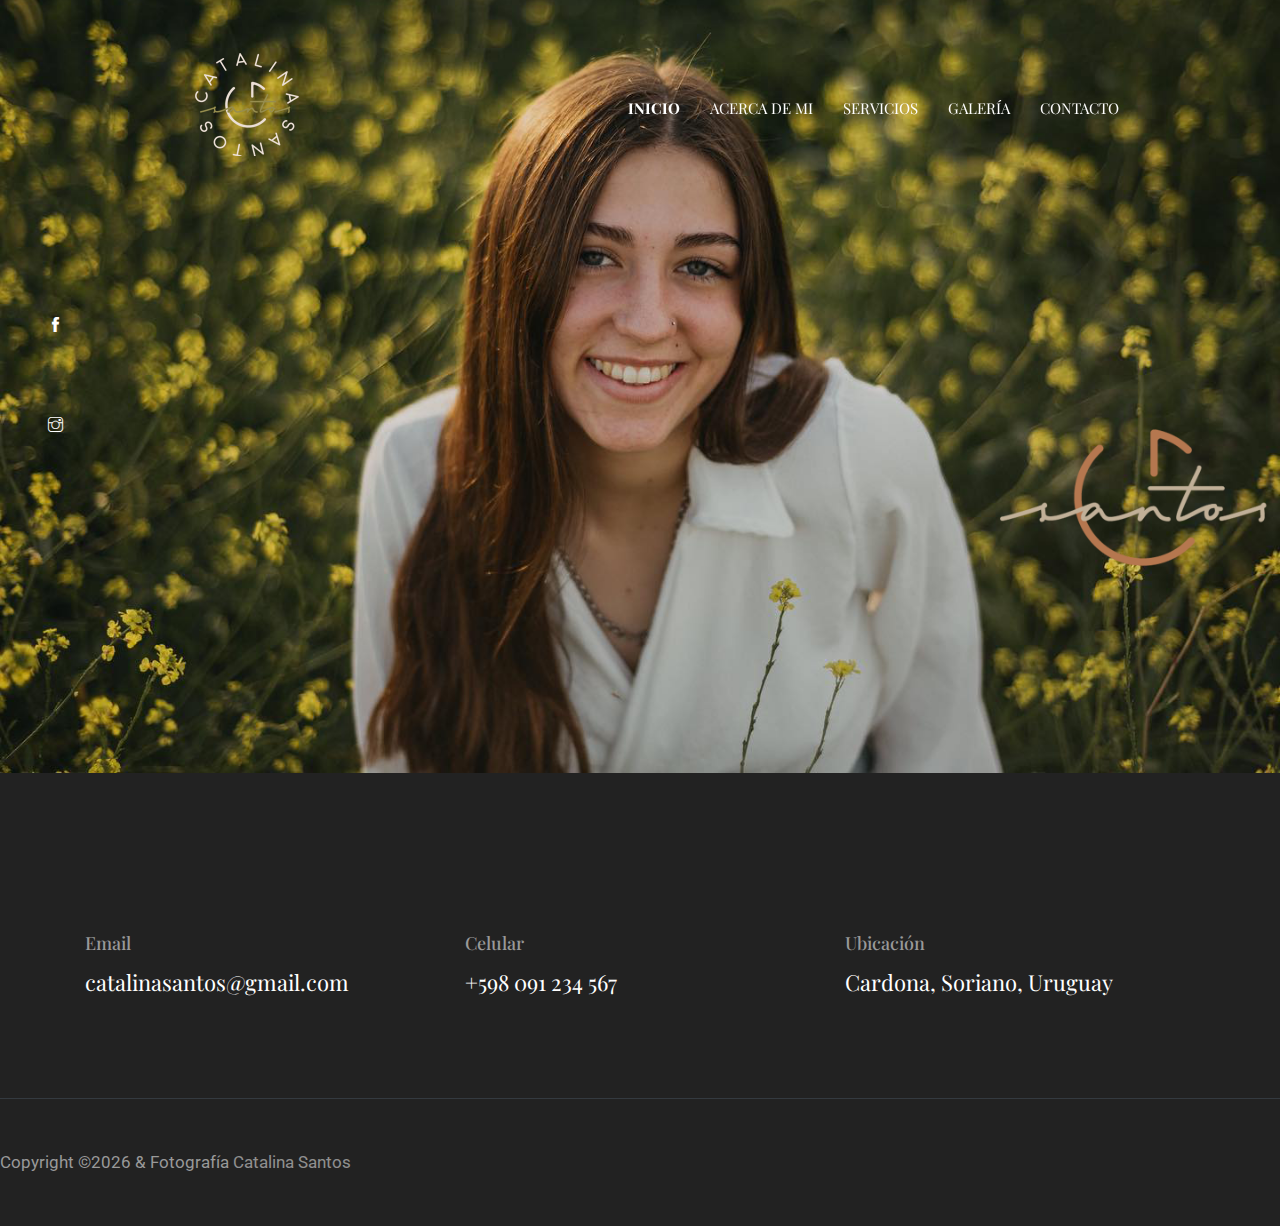
<file: EntregaFinalSegredo/theme/index.html>
<!DOCTYPE html>



<html lang="es">
<head>

  <!-- Básico
  ================================================== -->
  <meta charset="utf-8">
  <title>CATALINA SANTOS FOTOGRAFÍA</title>

  <!-- Específico para movil
  ================================================== -->
  <meta http-equiv="X-UA-Compatible" content="IE=edge">
  <meta name="description" content="Creative Portfolio Template">
  <meta name="viewport" content="width=device-width, initial-scale=1.0, maximum-scale=5.0">
  <meta name="author" content="Themefisher">
  <meta name="generator" content="Themefisher Kross Template v1.0">
  
  <!-- tema -->
  <meta name="theme-name" content="kross" />
  
  <!-- Favicon -->
  <link rel="shortcut icon" type="image/x-icon" href="../theme/images/portfolio/favicon.png" />
  
  <!-- ** Plugins Needed for the Project ** -->
  <!-- Bootstrap -->
  <link rel="stylesheet" href="plugins/bootstrap/bootstrap.min.css">
  <!-- slick slider -->
  <link rel="stylesheet" href="plugins/slick/slick.css">
  <!-- themefy-icon -->
  <link rel="stylesheet" href="plugins/themify-icons/themify-icons.css">

  <!-- Main Stylesheet -->
  <link href="css/style.css" rel="stylesheet">

</head>
<body>
  

<header class="navigation fixed-top">
  <nav class="navbar navbar-expand-lg navbar-dark">
    <a class="navbar-brand font-tertiary h3" href="index.html"><img src="images/logo4.png" alt="Myself"></a>
    <button class="navbar-toggler" type="button" data-toggle="collapse" data-target="#navigation"
      aria-controls="navigation" aria-expanded="false" aria-label="Toggle navigation">
      <span class="navbar-toggler-icon"></span>
    </button>

    <div class="collapse navbar-collapse text-center" id="navigation">
      <ul class="navbar-nav ml-auto">
        <li class="nav-item active">
          <a class="nav-link" href="index.html">Inicio</a>
        </li>
        <li class="nav-item">
          <a class="nav-link" href="acercademi.html">Acerca de mi</a>
        </li>
        <li class="nav-item">
          <a class="nav-link" href="servicios.html">Servicios</a>
        </li>
        <li class="nav-item">
          <a class="nav-link" href="galeria.html">Galería</a>
        </li>
        <li class="nav-item">
          <a class="nav-link" href="contacto.html">Contacto</a>
        </li>
      </ul>
    </div>
  </nav>
</header>

<!-- hero area -->

<section class="hero-area bg-primary" id="parallax">
  <div class="container">    
  </div>
  <div class="layer-bg w-100">
    <img class="img-fluid w-100" src="../theme/images/illustrations/homelogo1.png" alt="bg-shape">
  </div>

  
  <!-- social icon -->
  <ul class="list-unstyled ml-5 mt-3 position-relative zindex-1">
    <li class="mb-3"><a class="text-white" target="_blank" href="https://www.facebook.com/catasantoslu/"><i class="ti-facebook"></i></a></li>
    <br>
    <br>
    <br>
    <li class="mb-3"><a class="text-white" target="_blank" href="https://www.instagram.com/catasantoslu/?utm_"><i class="ti-instagram"></i></a></li>
  </ul>
  <!-- /social icon -->
</section>
<!-- /hero area -->

<!-- footer -->
<footer class="bg-dark footer-section">
  <div class="section">
    <div class="container">
      <div class="row">
        <div class="col-md-4">
          <h5 class="text-light">Email</h5>
          <p class="text-white paragraph-lg font-secondary">catalinasantos@gmail.com</p>
        </div>
        <div class="col-md-4">
          <h5 class="text-light">Celular</h5>
          <p class="text-white paragraph-lg font-secondary">+598 091 234 567</p>
        </div>
        <div class="col-md-4">
          <h5 class="text-light">Ubicación</h5>
          <p class="text-white paragraph-lg font-secondary">Cardona, Soriano, Uruguay</p>
        </div>
      </div>
    </div>
  </div>
  <div class="border-top text-center border-dark py-5">
    <p class="mb-0 text-light">Copyright &copy;<script>
        var CurrentYear = new Date().getFullYear()
        document.write(CurrentYear)
      </script>  &amp; Fotografía <a class="text-white-50" href="Themefisher">Catalina Santos</a></p>
  </div>
</footer>
<!-- /footer -->

<!-- jQuery -->
<script src="plugins/jQuery/jquery.min.js"></script>
<!-- Bootstrap JS -->
<script src="plugins/bootstrap/bootstrap.min.js"></script>
<!-- slick slider -->
<script src="plugins/slick/slick.min.js"></script>
<!-- filter -->
<script src="plugins/shuffle/shuffle.min.js"></script>

<!-- Main Script -->
<script src="js/script.js"></script>

</body>
</html>
</file>
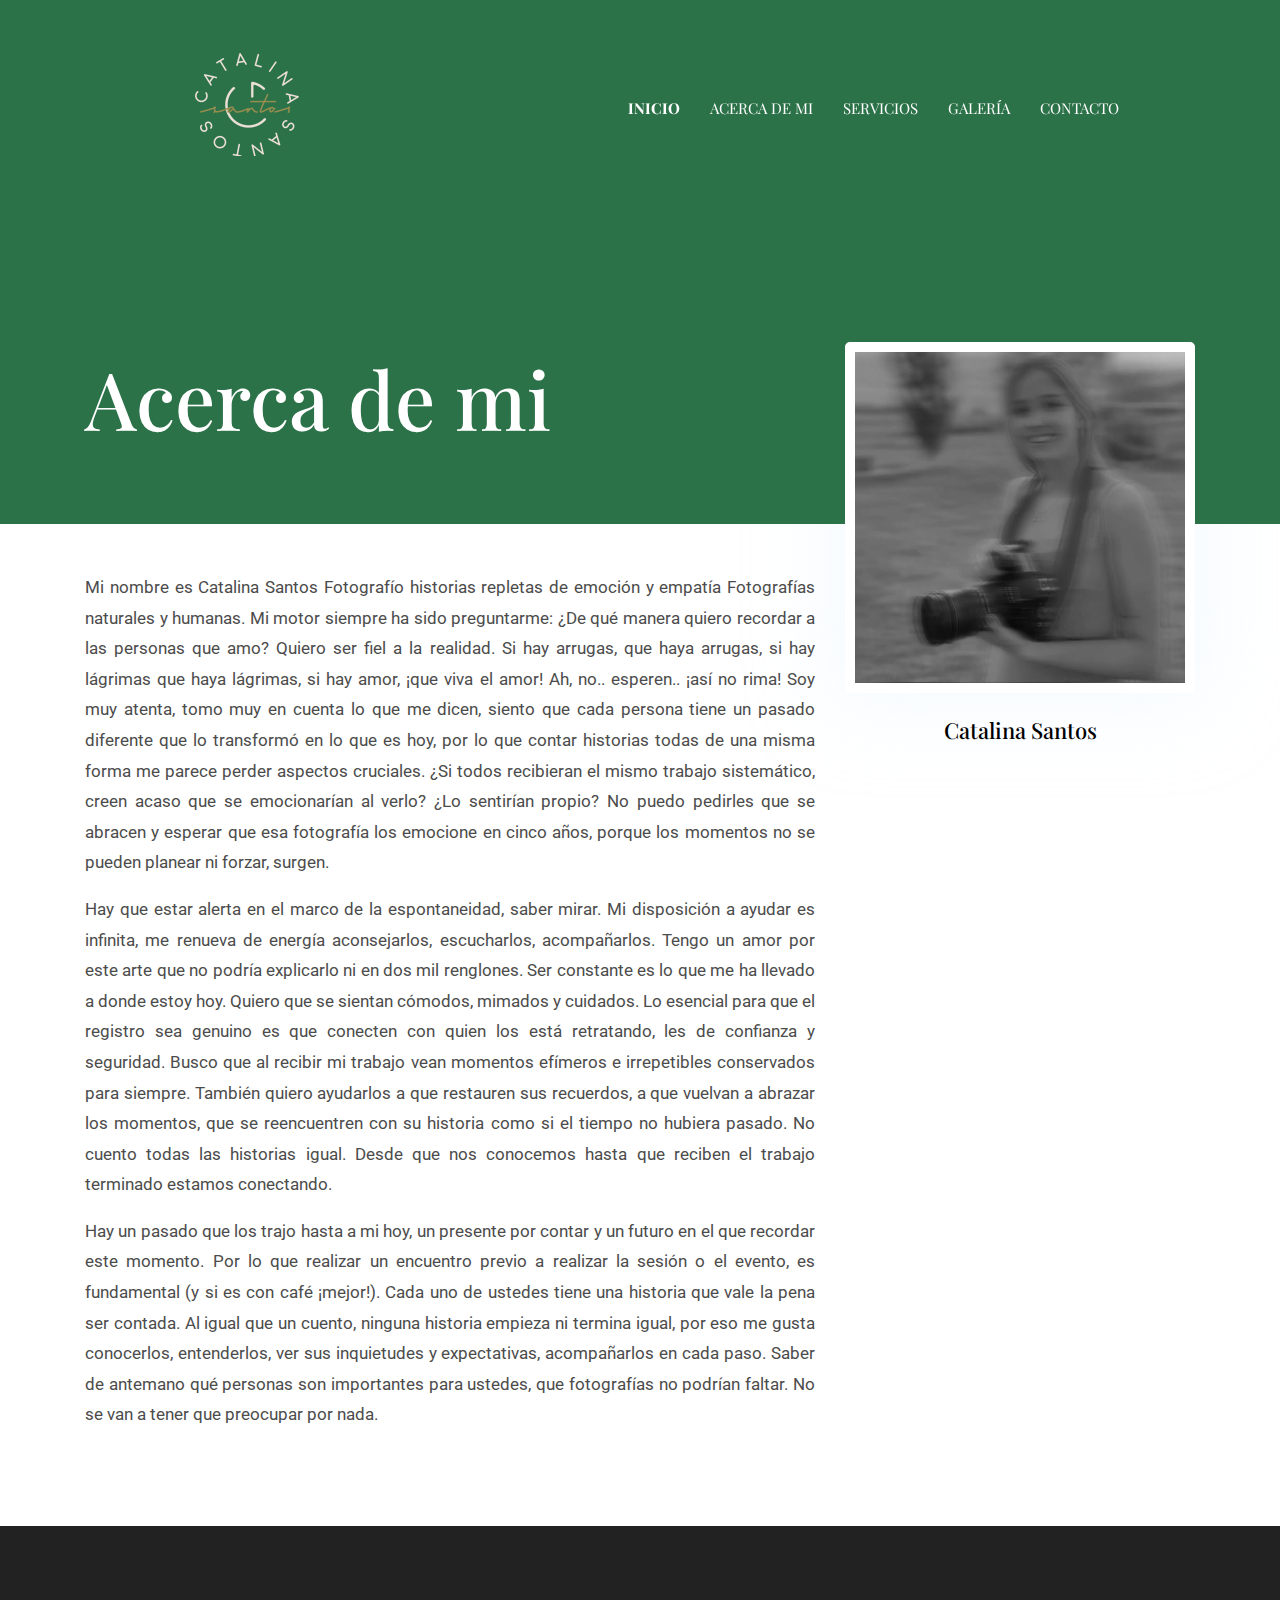
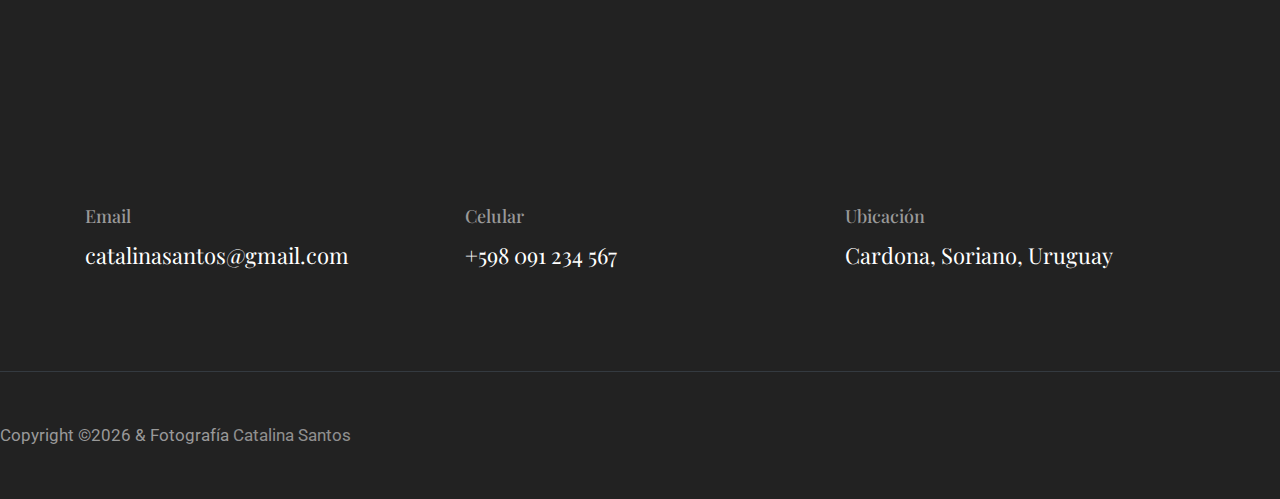
<file: EntregaFinalSegredo/theme/acercademi.html>
<!DOCTYPE html>



<html lang="es">
<head>

  <!-- Básico
  ================================================== -->
  <meta charset="utf-8">
  <title>Catalina Santos Fotografía</title>

  <!-- Específico para movil
  ================================================== -->
  <meta http-equiv="X-UA-Compatible" content="IE=edge">
  <meta name="description" content="Creative Portfolio Template">
  <meta name="viewport" content="width=device-width, initial-scale=1.0, maximum-scale=5.0">
  <meta name="author" content="Themefisher">
  <meta name="generator" content="Themefisher Kross Template v1.0">
  <!-- Favicon -->
  <link rel="shortcut icon" type="image/x-icon" href="../theme/images/portfolio/favicon.png" />
  
  <!-- ** Plugins Needed for the Project ** -->
  <!-- Bootstrap -->
  <link rel="stylesheet" href="plugins/bootstrap/bootstrap.min.css">
  <!-- slick slider -->
  <link rel="stylesheet" href="plugins/slick/slick.css">
  <!-- themefy-icon -->
  <link rel="stylesheet" href="plugins/themify-icons/themify-icons.css">

  <!-- Main Stylesheet -->
  <link href="css/style.css" rel="stylesheet">

</head>
<body>
  

<header class="navigation fixed-top">
  <nav class="navbar navbar-expand-lg navbar-dark">
    <a class="navbar-brand font-tertiary h3" href="about.html"><img src="../theme/images/logo4.png" alt="Myself"></a>
    <button class="navbar-toggler" type="button" data-toggle="collapse" data-target="#navigation"
      aria-controls="navigation" aria-expanded="false" aria-label="Toggle navigation">
      <span class="navbar-toggler-icon"></span>
    </button>

    <div class="collapse navbar-collapse text-center" id="navigation">
      <ul class="navbar-nav ml-auto">
        <li class="nav-item active">
          <a class="nav-link" href="index.html">Inicio</a>
        </li>
        <li class="nav-item">
          <a class="nav-link" href="acercademi.html">Acerca de mi</a>
        </li>
        <li class="nav-item">
          <a class="nav-link" href="servicios.html">Servicios</a>
        </li>
        <li class="nav-item">
          <a class="nav-link" href="galeria.html">Galería</a>
        </li>
        <li class="nav-item">
          <a class="nav-link" href="contacto.html">Contacto</a>
        </li>
      </ul>
    </div>
  </nav>
</header>

<!-- page title -->
<section class="page-title-alt bg-primary position-relative">
  <div class="container">
    <div class="row">
      <div class="col-12">
        <h1 class="text-white font-tertiary">Acerca de mi</h1>
      </div>
    </div>
  </div>
  <!-- background shapes -->
 
</section>
<!-- /page title -->

<!-- about -->
<section class="section pt-5">
  <div class="container">
    <div class="row">
      <div class="col-md-8">
        
        <p> Mi nombre es Catalina Santos Fotografío historias repletas de emoción y empatía Fotografías naturales y humanas. Mi motor siempre ha sido preguntarme: ¿De qué manera quiero recordar a las personas que amo? Quiero ser fiel a la realidad. Si hay arrugas, que haya arrugas, si hay lágrimas que haya lágrimas, si hay amor, ¡que viva el amor! Ah, no.. esperen.. ¡así no rima! Soy muy atenta, tomo muy en cuenta lo que me dicen, siento que cada persona tiene un pasado diferente que lo transformó en lo que es hoy, por lo que contar historias todas de una misma forma me parece perder aspectos cruciales. ¿Si todos recibieran el mismo trabajo sistemático, creen acaso que se emocionarían al verlo? ¿Lo sentirían propio? No puedo pedirles que se abracen y esperar que esa fotografía los emocione en cinco años, porque los momentos no se pueden planear ni forzar, surgen.</p>

        <p>Hay que estar alerta en el marco de la espontaneidad, saber mirar. Mi disposición a ayudar es infinita, me renueva de energía aconsejarlos, escucharlos, acompañarlos. Tengo un amor por este arte que no podría explicarlo ni en dos mil renglones. Ser constante es lo que me ha llevado a donde estoy hoy. Quiero que se sientan cómodos, mimados y cuidados. Lo esencial para que el registro sea genuino es que conecten con quien los está retratando, les de confianza y seguridad. Busco que al recibir mi trabajo vean momentos efímeros e irrepetibles conservados para siempre. También quiero ayudarlos a que restauren sus recuerdos, a que vuelvan a abrazar los momentos, que se reencuentren con su historia como si el tiempo no hubiera pasado. No cuento todas las historias igual. Desde que nos conocemos hasta que reciben el trabajo terminado estamos conectando.</p>
          
        <p>Hay un pasado que los trajo hasta a mi hoy, un presente por contar y un futuro en el que recordar este momento. Por lo que realizar un encuentro previo a realizar la sesión o el evento, es fundamental (y si es con café ¡mejor!). Cada uno de ustedes tiene una historia que vale la pena ser contada. Al igual que un cuento, ninguna historia empieza ni termina igual, por eso me gusta conocerlos, entenderlos, ver sus inquietudes y expectativas, acompañarlos en cada paso. Saber de antemano qué personas son importantes para ustedes, que fotografías no podrían faltar. No se van a tener que preocupar por nada.</p>
      </div>
      <div class="col-md-4 text-center drag-lg-top">
        <div class="shadow-down mb-4">
          <img src="../theme/images/portfolio/fotoperfilcata.jpg" alt="author" class="img-fluid w-100 rounded-lg border-thick border-white">
        </div>
        
        <h4>Catalina Santos</h4>
      </div>
    </div>
  </div>
</section>
<!-- /about -->



<!-- footer -->
<footer class="bg-dark footer-section">
  <div class="section">
    <div class="container">
      <div class="row">
        <div class="col-md-4">
          <h5 class="text-light">Email</h5>
          <p class="text-white paragraph-lg font-secondary">catalinasantos@gmail.com</p>
        </div>
        <div class="col-md-4">
          <h5 class="text-light">Celular</h5>
          <p class="text-white paragraph-lg font-secondary">+598 091 234 567</p>
        </div>
        <div class="col-md-4">
          <h5 class="text-light">Ubicación</h5>
          <p class="text-white paragraph-lg font-secondary">Cardona, Soriano, Uruguay</p>
        </div>
      </div>
    </div>
  </div>
  <div class="border-top text-center border-dark py-5">
    <p class="mb-0 text-light">Copyright &copy;<script>
        var CurrentYear = new Date().getFullYear()
        document.write(CurrentYear)
      </script>  &amp; Fotografía <a class="text-white-50" href="Themefisher">Catalina Santos</a></p>
  </div>
</footer>
<!-- /footer -->
<!-- jQuery -->
<script src="plugins/jQuery/jquery.min.js"></script>
<!-- Bootstrap JS -->
<script src="plugins/bootstrap/bootstrap.min.js"></script>
<!-- slick slider -->
<script src="plugins/slick/slick.min.js"></script>
<!-- filter -->
<script src="plugins/shuffle/shuffle.min.js"></script>

<!-- Main Script -->
<script src="js/script.js"></script>

</body>
</html>
</file>
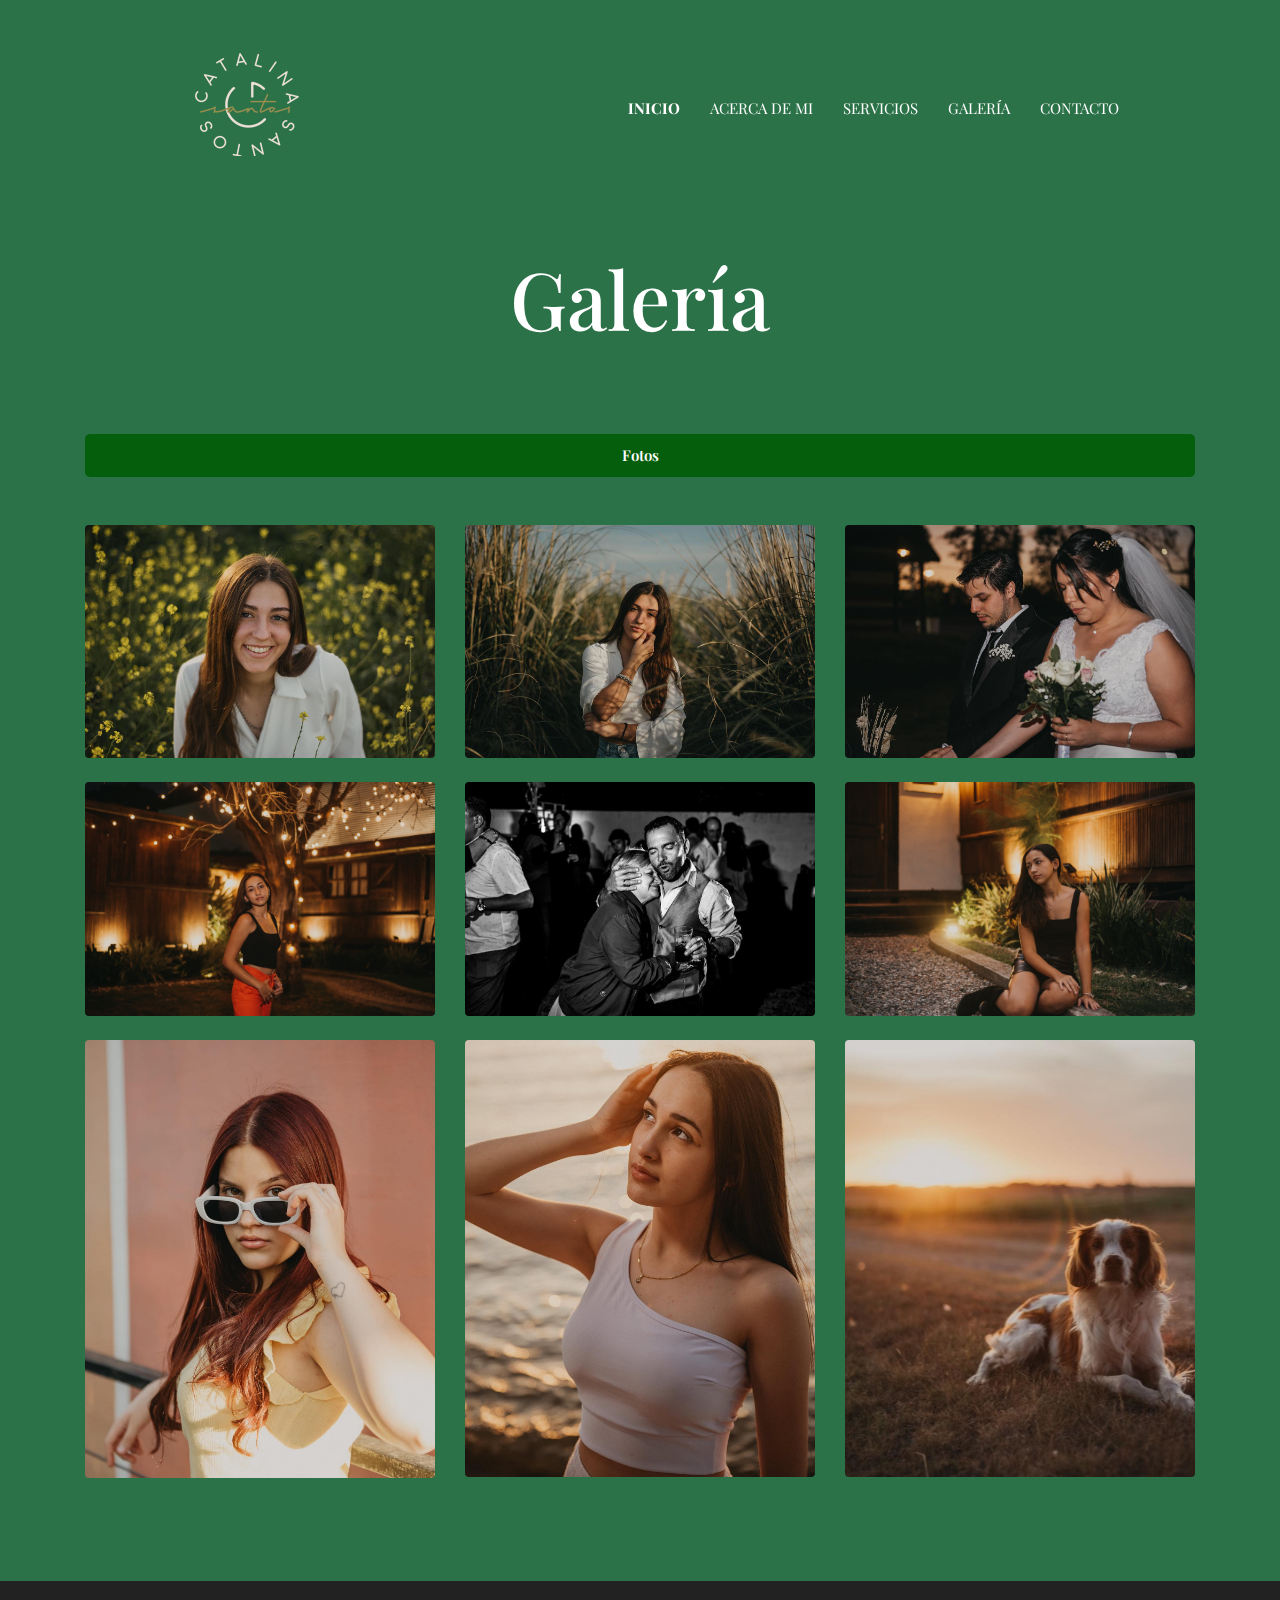
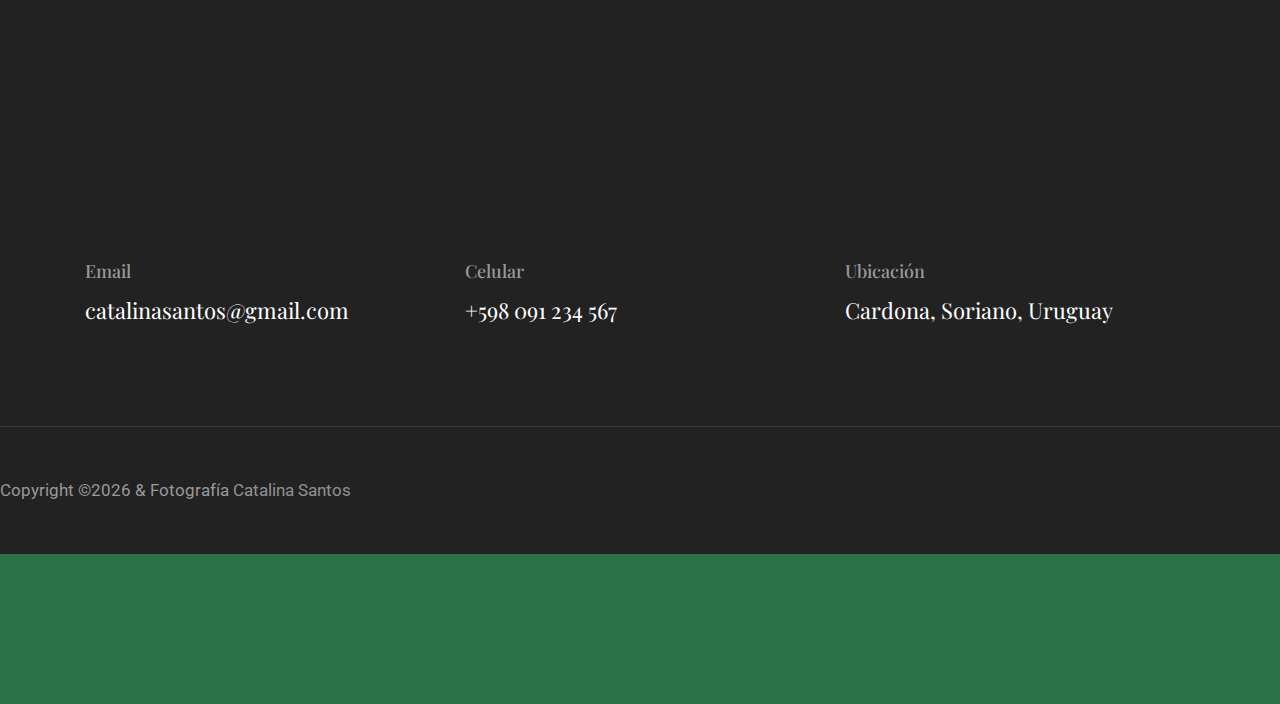
<file: EntregaFinalSegredo/theme/galeria.html>
<!DOCTYPE html>



<html lang="es">
<head>

  <!-- Básico
  ================================================== -->
  <meta charset="utf-8">
  <title>Galeria</title>

  <!-- Específico para movil
  ================================================== -->
  <meta http-equiv="X-UA-Compatible" content="IE=edge">
  <meta name="description" content="Creative Portfolio Template">
  <meta name="viewport" content="width=device-width, initial-scale=1.0, maximum-scale=5.0">
  <meta name="author" content="Themefisher">
  <meta name="generator" content="Themefisher Kross Template v1.0">
  <!-- Favicon -->
  <link rel="shortcut icon" type="image/x-icon" href="../theme/images/portfolio/favicon.png" />
  
  <!-- ** Plugins Needed for the Project ** -->
  <!-- Bootstrap -->
  <link rel="stylesheet" href="plugins/bootstrap/bootstrap.min.css">
  <!-- slick slider -->
  <link rel="stylesheet" href="plugins/slick/slick.css">
  <!-- themefy-icon -->
  <link rel="stylesheet" href="plugins/themify-icons/themify-icons.css">

  <!-- Main Stylesheet -->
  <link href="css/style.css" rel="stylesheet">

</head>
<body>
  

<header class="navigation fixed-top">
  <nav class="navbar navbar-expand-lg navbar-dark">
    <a class="navbar-brand font-tertiary h3" href="index.html"><img src="../theme/images/logo4.png" alt="Myself"></a>
    <button class="navbar-toggler" type="button" data-toggle="collapse" data-target="#navigation"
      aria-controls="navigation" aria-expanded="false" aria-label="Toggle navigation">
      <span class="navbar-toggler-icon"></span>
    </button>

    <div class="collapse navbar-collapse text-center" id="navigation">
      <ul class="navbar-nav ml-auto">
        <li class="nav-item active">
          <a class="nav-link" href="index.html">Inicio</a>
        </li>
        <li class="nav-item">
          <a class="nav-link" href="acercademi.html">Acerca de mi</a>
        </li>
        <li class="nav-item">
          <a class="nav-link" href="servicios.html">Servicios</a>
        </li>
        <li class="nav-item">
          <a class="nav-link" href="galeria.html">Galería</a>
        </li>
        <li class="nav-item">
          <a class="nav-link" href="contacto.html">Contacto</a>
        </li>
      </ul>
    </div>
  </nav>
</header>

<!-- page title -->
<section class="page-title bg-primary position-relative">
  <div class="container">
    <div class="row">
      <div class="col-12 text-center">
        <h1 class="text-white font-tertiary">Galería</h1>
      </div>
    </div>
  </div>
  
<!-- /page title -->

<!-- Galeria-->
<section class="section">
  <div class="container">
    <div class="row mb-5">
      <div class="col-12">
        <div class="btn-group btn-group-toggle justify-content-center d-flex" data-toggle="buttons">
          <label class="btn btn-sm btn-primary active">
            <input type="radio" name="shuffle-filter" value="all" checked="checked" />Fotos
          </label>
         
        </div>
      </div>
    </div>
    <div class="row shuffle-wrapper">
      <div class="col-lg-4 col-6 mb-4 shuffle-item" data-groups="[&quot;design&quot;,&quot;illustration&quot;]">
        <div class="position-relative rounded hover-wrapper">
          <img src="images/portfolio/foto1.jpg" alt="portfolio-image" class="img-fluid rounded w-100 d-block">
          <div class="hover-overlay">
            <div class="hover-content">       
            </div>
          </div>
        </div>
      </div>
      <div class="col-lg-4 col-6 mb-4 shuffle-item" data-groups="[&quot;branding&quot;]">
        <div class="position-relative rounded hover-wrapper">
          <img src="images/portfolio/foto2.jpg" alt="portfolio-image" class="img-fluid rounded w-100 d-block">
          <div class="hover-overlay">
            <div class="hover-content">
              
            </div>
          </div>
        </div>
      </div>
      <div class="col-lg-4 col-6 mb-4 shuffle-item" data-groups="[&quot;illustration&quot;]">
        <div class="position-relative rounded hover-wrapper">
          <img src="images/portfolio/casamiento.jpg" alt="portfolio-image" class="img-fluid rounded w-100 d-block">
          <div class="hover-overlay">
            <div class="hover-content">
             
            </div>
          </div>
        </div>
      </div>
      <div class="col-lg-4 col-6 mb-4 shuffle-item" data-groups="[&quot;design&quot;,&quot;branding&quot;]">
        <div class="position-relative rounded hover-wrapper">
          <img src="images/portfolio/foto4.jpg" alt="portfolio-image" class="img-fluid rounded w-100 d-block">
          <div class="hover-overlay">
            <div class="hover-content">
            
            </div>
          </div>
        </div>
      </div>
      <div class="col-lg-4 col-6 mb-4 shuffle-item" data-groups="[&quot;illustration&quot;]">
        <div class="position-relative rounded hover-wrapper">
          <img src="images/portfolio/foto5.jpg" alt="portfolio-image" class="img-fluid rounded w-100 d-block">
          <div class="hover-overlay">
            <div class="hover-content">
             
            </div>
          </div>
        </div>
      </div>
      <div class="col-lg-4 col-6 mb-4 shuffle-item" data-groups="[&quot;design&quot;]">
        <div class="position-relative rounded hover-wrapper">
          <img src="images/portfolio/foto11.jpg" alt="portfolio-image" class="img-fluid rounded w-100 d-block">
          <div class="hover-overlay">
            <div class="hover-content">
             
            </div>
          </div>
        </div>
      </div>
      <div class="col-lg-4 col-6 mb-4 shuffle-item" data-groups="[&quot;branding&quot;]">
        <div class="position-relative rounded hover-wrapper">
          <img src="images/portfolio/foto7.jpg" alt="portfolio-image" class="img-fluid rounded w-100 d-block">
          <div class="hover-overlay">
            <div class="hover-content">
              
            </div>
          </div>
        </div>
      </div>
      <div class="col-lg-4 col-6 mb-4 shuffle-item" data-groups="[&quot;design&quot;,&quot;illustration&quot;,&quot;branding&quot;]">
        <div class="position-relative rounded hover-wrapper">
          <img src="images/portfolio/foto8.jpg" alt="portfolio-image" class="img-fluid rounded w-100 d-block">
          <div class="hover-overlay">
            <div class="hover-content">     
               
            </div>
      
          </div>
        </div>
      </div>
      <div class="col-lg-4 col-6 mb-4 shuffle-item" data-groups="[&quot;design&quot;,&quot;illustration&quot;,&quot;branding&quot;]">
        <div class="position-relative rounded hover-wrapper">
          <img src="images/portfolio/foto9.jpg" alt="portfolio-image" class="img-fluid rounded w-100 d-block">
          <div class="hover-overlay">
            <div class="hover-content">   
                  </div>
          </div>
        </div>
      </div>
    </div>
  </div>
</section>
<!-- /Galeria -->



<!-- footer -->
<footer class="bg-dark footer-section">
  <div class="section">
    <div class="container">
      <div class="row">
        <div class="col-md-4">
          <h5 class="text-light">Email</h5>
          <p class="text-white paragraph-lg font-secondary">catalinasantos@gmail.com</p>
        </div>
        <div class="col-md-4">
          <h5 class="text-light">Celular</h5>
          <p class="text-white paragraph-lg font-secondary">+598 091 234 567</p>
        </div>
        <div class="col-md-4">
          <h5 class="text-light">Ubicación</h5>
          <p class="text-white paragraph-lg font-secondary">Cardona, Soriano, Uruguay</p>
        </div>
      </div>
    </div>
  </div>
  <div class="border-top text-center border-dark py-5">
    <p class="mb-0 text-light">Copyright &copy;<script>
        var CurrentYear = new Date().getFullYear()
        document.write(CurrentYear)
      </script>  &amp; Fotografía <a class="text-white-50" href="Themefisher">Catalina Santos</a></p>
  </div>
</footer>
<!-- /footer -->

<!-- jQuery -->
<script src="plugins/jQuery/jquery.min.js"></script>
<!-- Bootstrap JS -->
<script src="plugins/bootstrap/bootstrap.min.js"></script>
<!-- slick slider -->
<script src="plugins/slick/slick.min.js"></script>
<!-- filter -->
<script src="plugins/shuffle/shuffle.min.js"></script>

<!-- Main Script -->
<script src="js/script.js"></script>

</body>
</html>
</file>
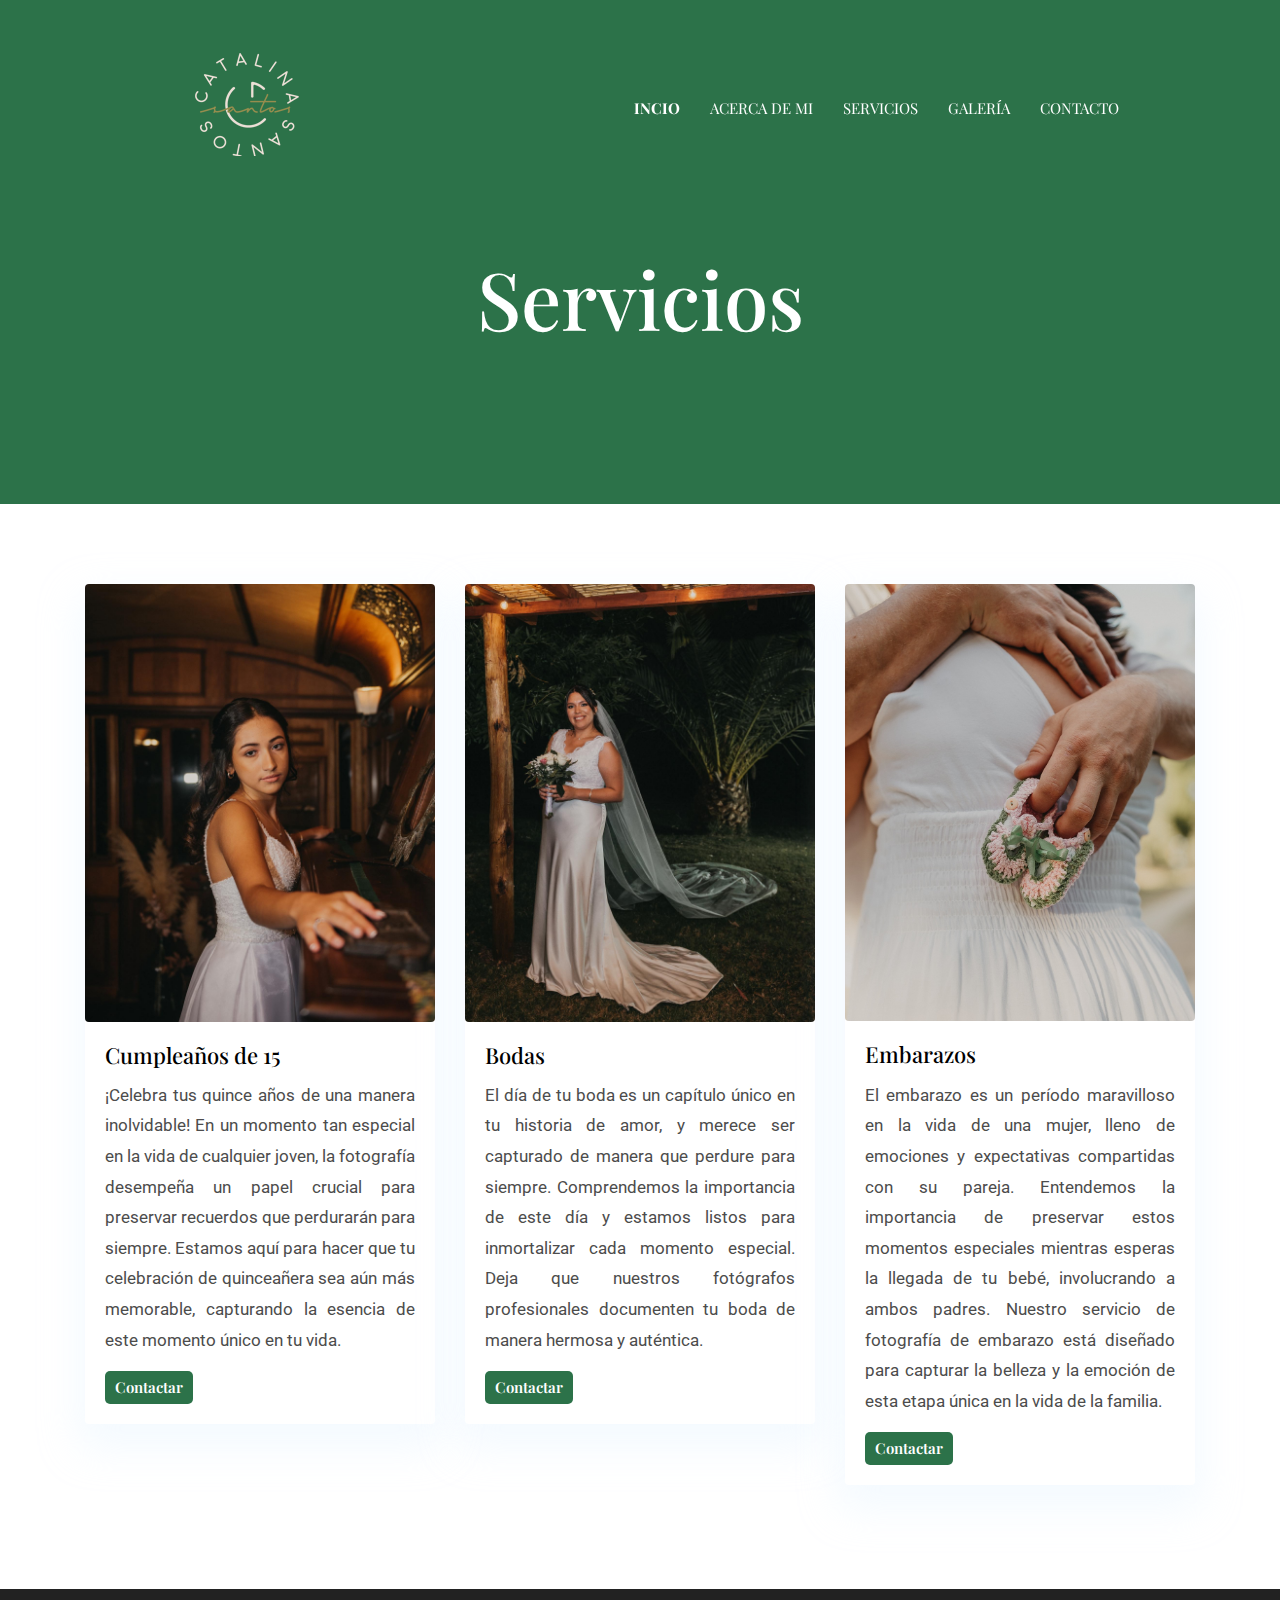
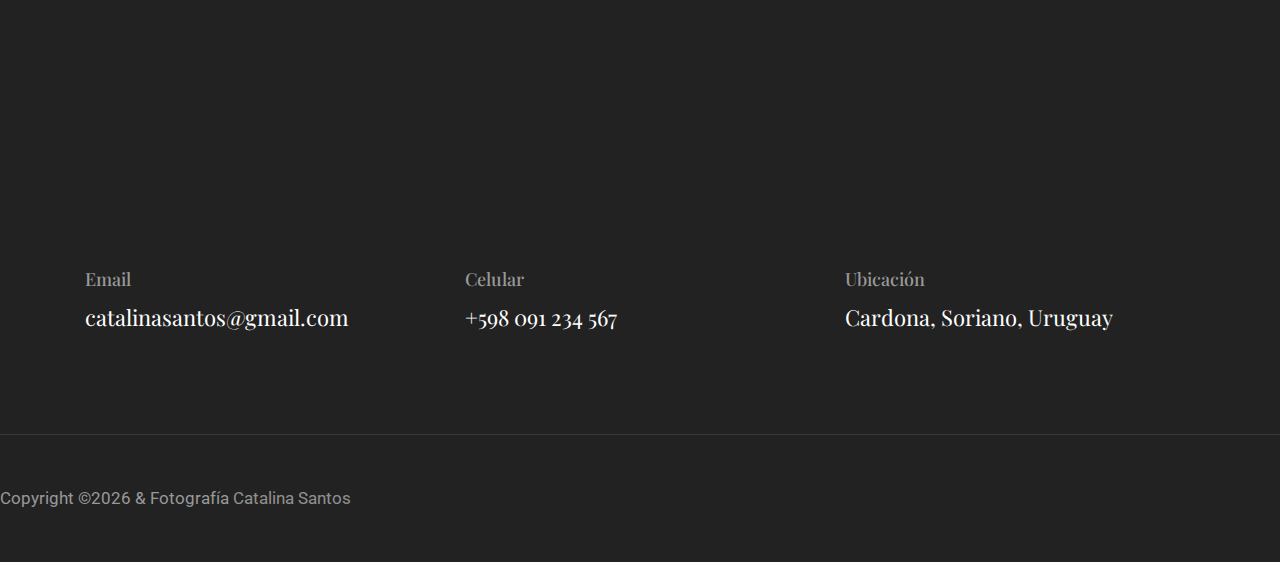
<file: EntregaFinalSegredo/theme/servicios.html>
<!DOCTYPE html>



<html lang="es">
<head>

  <!-- Básico
  ================================================== -->
  <meta charset="utf-8">
  <title>Servicios</title>

  <!-- Específico para movil
  ================================================== -->
  <meta http-equiv="X-UA-Compatible" content="IE=edge">
  <meta name="description" content="Creative Portfolio Template">
  <meta name="viewport" content="width=device-width, initial-scale=1.0, maximum-scale=5.0">
  <meta name="author" content="Themefisher">
  <meta name="generator" content="Themefisher Kross Template v1.0">
  <!-- Favicon -->
  <link rel="shortcut icon" type="image/x-icon" href="../theme/images/portfolio/favicon.png" />
  
  <!-- ** Plugins Needed for the Project ** -->
  <!-- Bootstrap -->
  <link rel="stylesheet" href="plugins/bootstrap/bootstrap.min.css">
  <!-- slick slider -->
  <link rel="stylesheet" href="plugins/slick/slick.css">
  <!-- themefy-icon -->
  <link rel="stylesheet" href="plugins/themify-icons/themify-icons.css">

  <!-- Main Stylesheet -->
  <link href="css/style.css" rel="stylesheet">

</head>
<body>
  

<header class="navigation fixed-top">
  <nav class="navbar navbar-expand-lg navbar-dark">
    <a class="navbar-brand font-tertiary h3" href="index.html"><img src="../theme/images/logo4.png" alt="Myself"></a>
    <button class="navbar-toggler" type="button" data-toggle="collapse" data-target="#navigation"
      aria-controls="navigation" aria-expanded="false" aria-label="Toggle navigation">
      <span class="navbar-toggler-icon"></span>
    </button>

    <div class="collapse navbar-collapse text-center" id="navigation">
      <ul class="navbar-nav ml-auto">
        <li class="nav-item active">
          <a class="nav-link" href="index.html">Incio</a>
        </li>
        <li class="nav-item">
          <a class="nav-link" href="acercademi.html">Acerca de mi</a>
        </li>
        <li class="nav-item">
          <a class="nav-link" href="servicios.html">Servicios</a>
        </li>
        <li class="nav-item">
          <a class="nav-link" href="galeria.html">Galería</a>
        </li>
        <li class="nav-item">
          <a class="nav-link" href="contacto.html">Contacto</a>
        </li>
      </ul>
    </div>
  </nav>
</header>

<!-- page title -->
<section class="page-title bg-primary position-relative">
  <div class="container">
    <div class="row">
      <div class="col-12 text-center">
        <h1 class="text-white font-tertiary">Servicios</h1>
      </div>
    </div>
  </div>
 
</section>
<!-- /page title -->

<!-- servicio -->
<section class="section">
  <div class="container">
    <div class="row">
        <div class="col-lg-4 col-sm-6 mb-4">
          <article class="card shadow">
            <img class="rounded card-img-top" src="../theme/images/portfolio/15 años.jpg" alt="post-thumb">
            <div class="card-body">
              <h4 class="card-title"><a class="text-dark" >Cumpleaños de 15</a>
              </h4>
              <p class="cars-text">¡Celebra tus quince años de una manera inolvidable! En un momento tan especial en la vida de cualquier joven, la fotografía desempeña un papel crucial para preservar recuerdos que perdurarán para siempre. Estamos aquí para hacer que tu celebración de quinceañera sea aún más memorable, capturando la esencia de este momento único en tu vida.</p>
              <a href="contacto.html" class="btn btn-xs btn-primary">Contactar</a>
            </div>
          </article>
        </div>
      <div class="col-lg-4 col-sm-6 mb-4">
        <article class="card shadow">
          <img class="rounded card-img-top" src="../theme/images/portfolio/casamiento2.jpg" alt="post-thumb">
          <div class="card-body">
            <h4 class="card-title"><a class="text-dark">Bodas</a>
            </h4>
            <p class="cars-text">El día de tu boda es un capítulo único en tu historia de amor, y merece ser capturado de manera que perdure para siempre. Comprendemos la importancia de este día y estamos listos para inmortalizar cada momento especial. Deja que nuestros fotógrafos profesionales documenten tu boda de manera hermosa y auténtica.</p>
            <a href="contacto.html" class="btn btn-xs btn-primary">Contactar</a>
          </div>
        </article>
      </div>
      <div class="col-lg-4 col-sm-6 mb-4">
        <article class="card shadow">
          <img class="rounded card-img-top" src="../theme/images/portfolio/embarazo.jpg" alt="post-thumb">
          <div class="card-body">
            <h4 class="card-title"><a class="text-dark" >Embarazos</a>
            </h4>
            <p class="cars-text">El embarazo es un período maravilloso en la vida de una mujer, lleno de emociones y expectativas compartidas con su pareja. Entendemos la importancia de preservar estos momentos especiales mientras esperas la llegada de tu bebé, involucrando a ambos padres. Nuestro servicio de fotografía de embarazo está diseñado para capturar la belleza y la emoción de esta etapa única en la vida de la familia.</p>
            <a href="contacto.html" class="btn btn-xs btn-primary">Contactar</a>
          </div>
        </article>
      </div>
      
        </article>
      </div>
    </div>
  </div>
</section>
<!-- /servicio -->

<!-- footer -->
<footer class="bg-dark footer-section">
  <div class="section">
    <div class="container">
      <div class="row">
        <div class="col-md-4">
          <h5 class="text-light">Email</h5>
          <p class="text-white paragraph-lg font-secondary">catalinasantos@gmail.com</p>
        </div>
        <div class="col-md-4">
          <h5 class="text-light">Celular</h5>
          <p class="text-white paragraph-lg font-secondary">+598 091 234 567</p>
        </div>
        <div class="col-md-4">
          <h5 class="text-light">Ubicación</h5>
          <p class="text-white paragraph-lg font-secondary">Cardona, Soriano, Uruguay</p>
        </div>
      </div>
    </div>
  </div>
  <div class="border-top text-center border-dark py-5">
    <p class="mb-0 text-light">Copyright &copy;<script>
        var CurrentYear = new Date().getFullYear()
        document.write(CurrentYear)
      </script>  &amp; Fotografía <a class="text-white-50" href="Themefisher">Catalina Santos</a></p>
  </div>
</footer>
<!-- /footer -->

<!-- jQuery -->
<script src="plugins/jQuery/jquery.min.js"></script>
<!-- Bootstrap JS -->
<script src="plugins/bootstrap/bootstrap.min.js"></script>
<!-- slick slider -->
<script src="plugins/slick/slick.min.js"></script>
<!-- filter -->
<script src="plugins/shuffle/shuffle.min.js"></script>

<!-- Main Script -->
<script src="js/script.js"></script>

</body>
</html>
</file>
<file: EntregaFinalSegredo/theme/plugins/themify-icons/themify-icons.css>
@font-face{font-family:themify;src:url(fonts/themify.eot?-fvbane);src:url(fonts/themify.eot?#iefix-fvbane) format('embedded-opentype'),url(fonts/themify.woff?-fvbane) format('woff'),url(fonts/themify.ttf?-fvbane) format('truetype'),url(fonts/themify.svg?-fvbane#themify) format('svg');font-weight:400;font-style:normal}[class*=" ti-"],[class^=ti-]{font-family:themify;speak:none;font-style:normal;font-weight:400;font-variant:normal;text-transform:none;line-height:1;-webkit-font-smoothing:antialiased;-moz-osx-font-smoothing:grayscale}.ti-wand:before{content:"\e600"}.ti-volume:before{content:"\e601"}.ti-user:before{content:"\e602"}.ti-unlock:before{content:"\e603"}.ti-unlink:before{content:"\e604"}.ti-trash:before{content:"\e605"}.ti-thought:before{content:"\e606"}.ti-target:before{content:"\e607"}.ti-tag:before{content:"\e608"}.ti-tablet:before{content:"\e609"}.ti-star:before{content:"\e60a"}.ti-spray:before{content:"\e60b"}.ti-signal:before{content:"\e60c"}.ti-shopping-cart:before{content:"\e60d"}.ti-shopping-cart-full:before{content:"\e60e"}.ti-settings:before{content:"\e60f"}.ti-search:before{content:"\e610"}.ti-zoom-in:before{content:"\e611"}.ti-zoom-out:before{content:"\e612"}.ti-cut:before{content:"\e613"}.ti-ruler:before{content:"\e614"}.ti-ruler-pencil:before{content:"\e615"}.ti-ruler-alt:before{content:"\e616"}.ti-bookmark:before{content:"\e617"}.ti-bookmark-alt:before{content:"\e618"}.ti-reload:before{content:"\e619"}.ti-plus:before{content:"\e61a"}.ti-pin:before{content:"\e61b"}.ti-pencil:before{content:"\e61c"}.ti-pencil-alt:before{content:"\e61d"}.ti-paint-roller:before{content:"\e61e"}.ti-paint-bucket:before{content:"\e61f"}.ti-na:before{content:"\e620"}.ti-mobile:before{content:"\e621"}.ti-minus:before{content:"\e622"}.ti-medall:before{content:"\e623"}.ti-medall-alt:before{content:"\e624"}.ti-marker:before{content:"\e625"}.ti-marker-alt:before{content:"\e626"}.ti-arrow-up:before{content:"\e627"}.ti-arrow-right:before{content:"\e628"}.ti-arrow-left:before{content:"\e629"}.ti-arrow-down:before{content:"\e62a"}.ti-lock:before{content:"\e62b"}.ti-location-arrow:before{content:"\e62c"}.ti-link:before{content:"\e62d"}.ti-layout:before{content:"\e62e"}.ti-layers:before{content:"\e62f"}.ti-layers-alt:before{content:"\e630"}.ti-key:before{content:"\e631"}.ti-import:before{content:"\e632"}.ti-image:before{content:"\e633"}.ti-heart:before{content:"\e634"}.ti-heart-broken:before{content:"\e635"}.ti-hand-stop:before{content:"\e636"}.ti-hand-open:before{content:"\e637"}.ti-hand-drag:before{content:"\e638"}.ti-folder:before{content:"\e639"}.ti-flag:before{content:"\e63a"}.ti-flag-alt:before{content:"\e63b"}.ti-flag-alt-2:before{content:"\e63c"}.ti-eye:before{content:"\e63d"}.ti-export:before{content:"\e63e"}.ti-exchange-vertical:before{content:"\e63f"}.ti-desktop:before{content:"\e640"}.ti-cup:before{content:"\e641"}.ti-crown:before{content:"\e642"}.ti-comments:before{content:"\e643"}.ti-comment:before{content:"\e644"}.ti-comment-alt:before{content:"\e645"}.ti-close:before{content:"\e646"}.ti-clip:before{content:"\e647"}.ti-angle-up:before{content:"\e648"}.ti-angle-right:before{content:"\e649"}.ti-angle-left:before{content:"\e64a"}.ti-angle-down:before{content:"\e64b"}.ti-check:before{content:"\e64c"}.ti-check-box:before{content:"\e64d"}.ti-camera:before{content:"\e64e"}.ti-announcement:before{content:"\e64f"}.ti-brush:before{content:"\e650"}.ti-briefcase:before{content:"\e651"}.ti-bolt:before{content:"\e652"}.ti-bolt-alt:before{content:"\e653"}.ti-blackboard:before{content:"\e654"}.ti-bag:before{content:"\e655"}.ti-move:before{content:"\e656"}.ti-arrows-vertical:before{content:"\e657"}.ti-arrows-horizontal:before{content:"\e658"}.ti-fullscreen:before{content:"\e659"}.ti-arrow-top-right:before{content:"\e65a"}.ti-arrow-top-left:before{content:"\e65b"}.ti-arrow-circle-up:before{content:"\e65c"}.ti-arrow-circle-right:before{content:"\e65d"}.ti-arrow-circle-left:before{content:"\e65e"}.ti-arrow-circle-down:before{content:"\e65f"}.ti-angle-double-up:before{content:"\e660"}.ti-angle-double-right:before{content:"\e661"}.ti-angle-double-left:before{content:"\e662"}.ti-angle-double-down:before{content:"\e663"}.ti-zip:before{content:"\e664"}.ti-world:before{content:"\e665"}.ti-wheelchair:before{content:"\e666"}.ti-view-list:before{content:"\e667"}.ti-view-list-alt:before{content:"\e668"}.ti-view-grid:before{content:"\e669"}.ti-uppercase:before{content:"\e66a"}.ti-upload:before{content:"\e66b"}.ti-underline:before{content:"\e66c"}.ti-truck:before{content:"\e66d"}.ti-timer:before{content:"\e66e"}.ti-ticket:before{content:"\e66f"}.ti-thumb-up:before{content:"\e670"}.ti-thumb-down:before{content:"\e671"}.ti-text:before{content:"\e672"}.ti-stats-up:before{content:"\e673"}.ti-stats-down:before{content:"\e674"}.ti-split-v:before{content:"\e675"}.ti-split-h:before{content:"\e676"}.ti-smallcap:before{content:"\e677"}.ti-shine:before{content:"\e678"}.ti-shift-right:before{content:"\e679"}.ti-shift-left:before{content:"\e67a"}.ti-shield:before{content:"\e67b"}.ti-notepad:before{content:"\e67c"}.ti-server:before{content:"\e67d"}.ti-quote-right:before{content:"\e67e"}.ti-quote-left:before{content:"\e67f"}.ti-pulse:before{content:"\e680"}.ti-printer:before{content:"\e681"}.ti-power-off:before{content:"\e682"}.ti-plug:before{content:"\e683"}.ti-pie-chart:before{content:"\e684"}.ti-paragraph:before{content:"\e685"}.ti-panel:before{content:"\e686"}.ti-package:before{content:"\e687"}.ti-music:before{content:"\e688"}.ti-music-alt:before{content:"\e689"}.ti-mouse:before{content:"\e68a"}.ti-mouse-alt:before{content:"\e68b"}.ti-money:before{content:"\e68c"}.ti-microphone:before{content:"\e68d"}.ti-menu:before{content:"\e68e"}.ti-menu-alt:before{content:"\e68f"}.ti-map:before{content:"\e690"}.ti-map-alt:before{content:"\e691"}.ti-loop:before{content:"\e692"}.ti-location-pin:before{content:"\e693"}.ti-list:before{content:"\e694"}.ti-light-bulb:before{content:"\e695"}.ti-Italic:before{content:"\e696"}.ti-info:before{content:"\e697"}.ti-infinite:before{content:"\e698"}.ti-id-badge:before{content:"\e699"}.ti-hummer:before{content:"\e69a"}.ti-home:before{content:"\e69b"}.ti-help:before{content:"\e69c"}.ti-headphone:before{content:"\e69d"}.ti-harddrives:before{content:"\e69e"}.ti-harddrive:before{content:"\e69f"}.ti-gift:before{content:"\e6a0"}.ti-game:before{content:"\e6a1"}.ti-filter:before{content:"\e6a2"}.ti-files:before{content:"\e6a3"}.ti-file:before{content:"\e6a4"}.ti-eraser:before{content:"\e6a5"}.ti-envelope:before{content:"\e6a6"}.ti-download:before{content:"\e6a7"}.ti-direction:before{content:"\e6a8"}.ti-direction-alt:before{content:"\e6a9"}.ti-dashboard:before{content:"\e6aa"}.ti-control-stop:before{content:"\e6ab"}.ti-control-shuffle:before{content:"\e6ac"}.ti-control-play:before{content:"\e6ad"}.ti-control-pause:before{content:"\e6ae"}.ti-control-forward:before{content:"\e6af"}.ti-control-backward:before{content:"\e6b0"}.ti-cloud:before{content:"\e6b1"}.ti-cloud-up:before{content:"\e6b2"}.ti-cloud-down:before{content:"\e6b3"}.ti-clipboard:before{content:"\e6b4"}.ti-car:before{content:"\e6b5"}.ti-calendar:before{content:"\e6b6"}.ti-book:before{content:"\e6b7"}.ti-bell:before{content:"\e6b8"}.ti-basketball:before{content:"\e6b9"}.ti-bar-chart:before{content:"\e6ba"}.ti-bar-chart-alt:before{content:"\e6bb"}.ti-back-right:before{content:"\e6bc"}.ti-back-left:before{content:"\e6bd"}.ti-arrows-corner:before{content:"\e6be"}.ti-archive:before{content:"\e6bf"}.ti-anchor:before{content:"\e6c0"}.ti-align-right:before{content:"\e6c1"}.ti-align-left:before{content:"\e6c2"}.ti-align-justify:before{content:"\e6c3"}.ti-align-center:before{content:"\e6c4"}.ti-alert:before{content:"\e6c5"}.ti-alarm-clock:before{content:"\e6c6"}.ti-agenda:before{content:"\e6c7"}.ti-write:before{content:"\e6c8"}.ti-window:before{content:"\e6c9"}.ti-widgetized:before{content:"\e6ca"}.ti-widget:before{content:"\e6cb"}.ti-widget-alt:before{content:"\e6cc"}.ti-wallet:before{content:"\e6cd"}.ti-video-clapper:before{content:"\e6ce"}.ti-video-camera:before{content:"\e6cf"}.ti-vector:before{content:"\e6d0"}.ti-themify-logo:before{content:"\e6d1"}.ti-themify-favicon:before{content:"\e6d2"}.ti-themify-favicon-alt:before{content:"\e6d3"}.ti-support:before{content:"\e6d4"}.ti-stamp:before{content:"\e6d5"}.ti-split-v-alt:before{content:"\e6d6"}.ti-slice:before{content:"\e6d7"}.ti-shortcode:before{content:"\e6d8"}.ti-shift-right-alt:before{content:"\e6d9"}.ti-shift-left-alt:before{content:"\e6da"}.ti-ruler-alt-2:before{content:"\e6db"}.ti-receipt:before{content:"\e6dc"}.ti-pin2:before{content:"\e6dd"}.ti-pin-alt:before{content:"\e6de"}.ti-pencil-alt2:before{content:"\e6df"}.ti-palette:before{content:"\e6e0"}.ti-more:before{content:"\e6e1"}.ti-more-alt:before{content:"\e6e2"}.ti-microphone-alt:before{content:"\e6e3"}.ti-magnet:before{content:"\e6e4"}.ti-line-double:before{content:"\e6e5"}.ti-line-dotted:before{content:"\e6e6"}.ti-line-dashed:before{content:"\e6e7"}.ti-layout-width-full:before{content:"\e6e8"}.ti-layout-width-default:before{content:"\e6e9"}.ti-layout-width-default-alt:before{content:"\e6ea"}.ti-layout-tab:before{content:"\e6eb"}.ti-layout-tab-window:before{content:"\e6ec"}.ti-layout-tab-v:before{content:"\e6ed"}.ti-layout-tab-min:before{content:"\e6ee"}.ti-layout-slider:before{content:"\e6ef"}.ti-layout-slider-alt:before{content:"\e6f0"}.ti-layout-sidebar-right:before{content:"\e6f1"}.ti-layout-sidebar-none:before{content:"\e6f2"}.ti-layout-sidebar-left:before{content:"\e6f3"}.ti-layout-placeholder:before{content:"\e6f4"}.ti-layout-menu:before{content:"\e6f5"}.ti-layout-menu-v:before{content:"\e6f6"}.ti-layout-menu-separated:before{content:"\e6f7"}.ti-layout-menu-full:before{content:"\e6f8"}.ti-layout-media-right-alt:before{content:"\e6f9"}.ti-layout-media-right:before{content:"\e6fa"}.ti-layout-media-overlay:before{content:"\e6fb"}.ti-layout-media-overlay-alt:before{content:"\e6fc"}.ti-layout-media-overlay-alt-2:before{content:"\e6fd"}.ti-layout-media-left-alt:before{content:"\e6fe"}.ti-layout-media-left:before{content:"\e6ff"}.ti-layout-media-center-alt:before{content:"\e700"}.ti-layout-media-center:before{content:"\e701"}.ti-layout-list-thumb:before{content:"\e702"}.ti-layout-list-thumb-alt:before{content:"\e703"}.ti-layout-list-post:before{content:"\e704"}.ti-layout-list-large-image:before{content:"\e705"}.ti-layout-line-solid:before{content:"\e706"}.ti-layout-grid4:before{content:"\e707"}.ti-layout-grid3:before{content:"\e708"}.ti-layout-grid2:before{content:"\e709"}.ti-layout-grid2-thumb:before{content:"\e70a"}.ti-layout-cta-right:before{content:"\e70b"}.ti-layout-cta-left:before{content:"\e70c"}.ti-layout-cta-center:before{content:"\e70d"}.ti-layout-cta-btn-right:before{content:"\e70e"}.ti-layout-cta-btn-left:before{content:"\e70f"}.ti-layout-column4:before{content:"\e710"}.ti-layout-column3:before{content:"\e711"}.ti-layout-column2:before{content:"\e712"}.ti-layout-accordion-separated:before{content:"\e713"}.ti-layout-accordion-merged:before{content:"\e714"}.ti-layout-accordion-list:before{content:"\e715"}.ti-ink-pen:before{content:"\e716"}.ti-info-alt:before{content:"\e717"}.ti-help-alt:before{content:"\e718"}.ti-headphone-alt:before{content:"\e719"}.ti-hand-point-up:before{content:"\e71a"}.ti-hand-point-right:before{content:"\e71b"}.ti-hand-point-left:before{content:"\e71c"}.ti-hand-point-down:before{content:"\e71d"}.ti-gallery:before{content:"\e71e"}.ti-face-smile:before{content:"\e71f"}.ti-face-sad:before{content:"\e720"}.ti-credit-card:before{content:"\e721"}.ti-control-skip-forward:before{content:"\e722"}.ti-control-skip-backward:before{content:"\e723"}.ti-control-record:before{content:"\e724"}.ti-control-eject:before{content:"\e725"}.ti-comments-smiley:before{content:"\e726"}.ti-brush-alt:before{content:"\e727"}.ti-youtube:before{content:"\e728"}.ti-vimeo:before{content:"\e729"}.ti-twitter:before{content:"\e72a"}.ti-time:before{content:"\e72b"}.ti-tumblr:before{content:"\e72c"}.ti-skype:before{content:"\e72d"}.ti-share:before{content:"\e72e"}.ti-share-alt:before{content:"\e72f"}.ti-rocket:before{content:"\e730"}.ti-pinterest:before{content:"\e731"}.ti-new-window:before{content:"\e732"}.ti-microsoft:before{content:"\e733"}.ti-list-ol:before{content:"\e734"}.ti-linkedin:before{content:"\e735"}.ti-layout-sidebar-2:before{content:"\e736"}.ti-layout-grid4-alt:before{content:"\e737"}.ti-layout-grid3-alt:before{content:"\e738"}.ti-layout-grid2-alt:before{content:"\e739"}.ti-layout-column4-alt:before{content:"\e73a"}.ti-layout-column3-alt:before{content:"\e73b"}.ti-layout-column2-alt:before{content:"\e73c"}.ti-instagram:before{content:"\e73d"}.ti-google:before{content:"\e73e"}.ti-github:before{content:"\e73f"}.ti-flickr:before{content:"\e740"}.ti-facebook:before{content:"\e741"}.ti-dropbox:before{content:"\e742"}.ti-dribbble:before{content:"\e743"}.ti-apple:before{content:"\e744"}.ti-android:before{content:"\e745"}.ti-save:before{content:"\e746"}.ti-save-alt:before{content:"\e747"}.ti-yahoo:before{content:"\e748"}.ti-wordpress:before{content:"\e749"}.ti-vimeo-alt:before{content:"\e74a"}.ti-twitter-alt:before{content:"\e74b"}.ti-tumblr-alt:before{content:"\e74c"}.ti-trello:before{content:"\e74d"}.ti-stack-overflow:before{content:"\e74e"}.ti-soundcloud:before{content:"\e74f"}.ti-sharethis:before{content:"\e750"}.ti-sharethis-alt:before{content:"\e751"}.ti-reddit:before{content:"\e752"}.ti-pinterest-alt:before{content:"\e753"}.ti-microsoft-alt:before{content:"\e754"}.ti-linux:before{content:"\e755"}.ti-jsfiddle:before{content:"\e756"}.ti-joomla:before{content:"\e757"}.ti-html5:before{content:"\e758"}.ti-flickr-alt:before{content:"\e759"}.ti-email:before{content:"\e75a"}.ti-drupal:before{content:"\e75b"}.ti-dropbox-alt:before{content:"\e75c"}.ti-css3:before{content:"\e75d"}.ti-rss:before{content:"\e75e"}.ti-rss-alt:before{content:"\e75f"}
</file>
<file: EntregaFinalSegredo/theme/css/style.css>
/**
 * WEBSITE: https://themefisher.com
 * TWITTER: https://twitter.com/themefisher
 * FACEBOOK: https://www.facebook.com/themefisher
 * GITHUB: https://github.com/themefisher/
 */

/*  typography */
@import url("https://fonts.googleapis.com/css?family=Playfair+Display:700|Roboto:400");
body {
  line-height: 1.4;
  font-family: "Roboto", sans-serif;
  -webkit-font-smoothing: antialiased;
  font-size: 15px;
  color: #4c4c4c;
}

p, .paragraph {
  font-weight: 400;
  color: #4c4c4c;
  font-size: 17px;
  line-height: 1.8;
  font-family: "Roboto", sans-serif;
  text-align: justify;
}
p-lg, .paragraph-lg {
  font-size: 22px;
}

h1, h2, h3, h4, h5, h6 {
  color: #000;
  font-family: "Playfair Display", serif;
  line-height: 1.2;
}

h1, .h1 {
  font-size: 80px;
}
@media (max-width: 991px) {
  h1, .h1 {
    font-size: 65px;
  }
}

h2, .h2 {
  font-size: 60px;
}
@media (max-width: 991px) {
  h2, .h2 {
    font-size: 50px;
  }
}

h3, .h3 {
  font-size: 40px;
}

h4, .h4 {
  font-size: 22px;
}

h5, .h5 {
  font-size: 18px;
}

h6, .h6 {
  font-size: 14px;
}

/* Button style */
.btn {
  font-size: 22px;
  font-family: "Playfair Display", serif;
  text-transform: capitalize;
  padding: 16px 44px;
  border-radius: 5px;
  font-weight: 600;
  border: 0;
  position: relative;
  z-index: 1;
  transition: 0.2s ease;
}
.btn:focus {
  outline: 0;
  box-shadow: none !important;
}
.btn:active {
  box-shadow: none;
}
.btn-sm {
  font-size: 15px;
  padding: 10px 30px;
}
.btn-xs {
  padding: 5px 10px;
  font-size: 15px;
}

.btn-primary {
  background: #2c7249;
  color: #fff;
}
.btn-primary:active {
  background: #68b178 !important;
}
.btn-primary:hover {
  background: #005c17;
}
.btn-primary.focus, .btn-primary.active {
  background: #045e0c !important;
  box-shadow: none !important;
}

.btn-transparent {
  background: transparent;
  color: #41228e;
  font-weight: bold;
}
.btn-transparent:active, .btn-transparent:hover {
  color: #2c7249;
}

body {
  background-color: #fff;
  overflow-x: hidden;
}

::-moz-selection {
  background: #542cb7;
  color: #fff;
}

::selection {
  background: #542cb7;
  color: #fff;
}

/* preloader */
.preloader {
  position: fixed;
  top: 0;
  left: 0;
  right: 0;
  bottom: 0;
  background-color: #fff;
  z-index: 999;
  display: flex;
  align-items: center;
  justify-content: center;
}

ol,
ul {
  list-style-type: none;
  margin: 0px;
}

img {
  vertical-align: middle;
  border: 0;
}

a,
a:hover,
a:focus {
  text-decoration: none;
}

a,
button,
select {
  cursor: pointer;
  transition: 0.2s ease;
}
a:focus,
button:focus,
select:focus {
  outline: 0;
}

a.text-dark:hover {
  color: #2c7249 !important;
}

a:hover {
  color: #2c7249;
}

.slick-slide {
  outline: 0;
}

.section {
  padding-top: 80px;
  padding-bottom: 80px;
}
.section-title {
  margin-bottom: 80px;
  font-family: "Playfair Display", serif;
}

.bg-cover {
  background-size: cover;
  background-position: center center;
  background-repeat: no-repeat;
}

/* overlay */
.overlay {
  position: relative;
}
.overlay::before {
  position: absolute;
  content: "";
  height: 100%;
  width: 100%;
  top: 0;
  left: 0;
  background: #000;
  opacity: 0.5;
}

.outline-0 {
  outline: 0 !important;
}

.d-unset {
  display: unset !important;
}

.bg-primary {
  background: #2c7249 !important;
}

.bg-gray {
  background: #eaeaea !important;
}

.text-primary {
  color: #2c7249 !important;
}

.text-color {
  color: #4c4c4c;
}

.text-dark {
  color: #000 !important;
}

.text-light {
  color: #999999 !important;
}

.mb-10 {
  margin-bottom: 10px !important;
}

.mb-20 {
  margin-bottom: 20px !important;
}

.mb-30 {
  margin-bottom: 30px !important;
}

.mb-40 {
  margin-bottom: 40px !important;
}

.mb-50 {
  margin-bottom: 50px !important;
}

.mb-60 {
  margin-bottom: 60px !important;
}

.mb-70 {
  margin-bottom: 70px !important;
}

.mb-80 {
  margin-bottom: 80px !important;
}

.mb-90 {
  margin-bottom: 90px !important;
}

.mb-100 {
  margin-bottom: 100px !important;
}

.zindex-1 {
  z-index: 1;
}

.rounded-lg {
  border-radius: 15px;
}

.overflow-hidden {
  overflow: hidden;
}

.font-secondary {
  font-family: "Playfair Display", serif !important;
}

.font-tertiary {
  font-family: "Playfair Display", serif !important;
}

.shadow {
  box-shadow: 0px 18px 39.1px 6.9px rgba(224, 241, 255, 0.34) !important;
}

.bg-dark {
  background-color: #222222 !important;
}

/* icon */
.icon {
  font-size: 45px;
}

.icon-bg {
  height: 100px;
  width: 100px;
  line-height: 100px;
  text-align: center;
}

.icon-light {
  color: #c8d5ef;
}

/* /icon */
/* slick slider */
.slick-dots {
  text-align: center;
  padding-left: 0;
}
.slick-dots li {
  display: inline-block;
  margin: 2px;
}
.slick-dots li.slick-active button {
  background: #fff;
  width: 25px;
}
.slick-dots li button {
  height: 6px;
  width: 12px;
  background: rgba(255, 255, 255, 0.5);
  color: transparent;
  border-radius: 10px;
  overflow: hidden;
  transition: 0.2s ease;
  border: 0;
}

/* /slick slider */
/* form */
.form-control {
  border: 0;
  border-radius: 0;
  border-bottom: 1px solid #c7c7c7;
  height: 60px;
}
.form-control:focus {
  border-color: #2c7249;
  outline: 0;
  box-shadow: none !important;
}

textarea.form-control {
  height: 120px;
}

/* /form */
/* card */
.card {
  border: 0;
}
.card-header {
  border: 0;
}
.card-footer {
  border: 0;
}

/* /card */
.navigation {
  padding: 40px 130px;
  transition: 0.3s ease;
}
.navigation.nav-bg {
  background-color: #0e5027;
  padding: 15px 100px;
}
@media (max-width: 991px) {
  .navigation.nav-bg {
    padding: 15px 20px;
  }
}
@media (max-width: 991px) {
  .navigation {
    padding: 20px;
    background: #004b0c;
  }
}

.navbar .nav-item .nav-link {
  font-family: "Playfair Display", serif;
  text-transform: uppercase;
  padding: 15px;
}
.navbar .nav-item.active {
  font-weight: bold;
}

.navbar-dark .navbar-nav .nav-link {
  color: #fff;
}

.hero-area {
  padding: 300px 0 200px;
  position: relative;
}
@media (max-width: 767px) {
  .hero-area {
    padding: 250px 0 150px;
    overflow: hidden;
  }
}
.hero-area h1 {
  position: relative;
  z-index: 0;
}

.layer {
  position: absolute;
  z-index: 1;
}

#l1 {
  bottom: 0;
  left: 0;
}

#l2 {
  top: 190px;
  left: -250px;
}

#l3 {
  top: 200px;
  left: 40%;
}

#l4 {
  top: 200px;
  right: 40%;
}

#l5 {
  top: 100px;
  right: -150px;
}

#l6 {
  bottom: -20px;
  left: 10%;
}

#l7 {
  bottom: 100px;
  left: 20%;
}

#l8 {
  bottom: 160px;
  right: 45%;
}

#l9 {
  bottom: 100px;
  right: -10px;
}

.layer-bg {
  position:absolute;
  bottom: -120px;
  left: 0;
}

/* skills */
.progress-wrapper {
  height: 130px;
  overflow: hidden;
}

.wave {
  position: absolute;
  width: 100%;
  height: 100%;
}
.wave::before, .wave::after {
  content: "";
  position: absolute;
  width: 800px;
  height: 800px;
  bottom: 0;
  left: 50%;
  background-color: rgba(255, 255, 255, 0.4);
  border-radius: 45%;
  transform: translateX(-50%) rotate(0);
  -webkit-animation: rotate 6s linear infinite;
          animation: rotate 6s linear infinite;
  z-index: 10;
}
.wave::after {
  border-radius: 47%;
  background-color: rgba(255, 255, 255, 0.9);
  transform: translateX(-50%) rotate(0);
  -webkit-animation: rotate 10s linear -5s infinite;
          animation: rotate 10s linear -5s infinite;
  z-index: 20;
}

@-webkit-keyframes rotate {
  50% {
    transform: translateX(-50%) rotate(180deg);
  }
  100% {
    transform: translateX(-50%) rotate(360deg);
  }
}

@keyframes rotate {
  50% {
    transform: translateX(-50%) rotate(180deg);
  }
  100% {
    transform: translateX(-50%) rotate(360deg);
  }
}
/* /skills */
/* education */
.edu-bg-image {
  position: absolute;
  left: 0;
  top: -300px;
  z-index: -1;
}

/* /education */
/* service */
.hover-bg-primary {
  transition: 0.3s ease;
}
.hover-bg-primary:hover {
  background: #41228e;
}
.hover-bg-primary:hover * {
  color: #fff;
}

.active-bg-primary {
  transition: 0.3s ease;
  background: #41228e;
}
.active-bg-primary * {
  color: #fff;
}

.hover-shadow {
  transition: 0.2s ease;
}
.hover-shadow:hover {
  box-shadow: 0px 18px 40px 8px rgba(224, 241, 255, 0.54) !important;
}

/* /service */
/* portfolio */
.hover-wrapper {
  overflow: hidden;
}
.hover-wrapper img {
  transition: 0.3s ease;
  transform: scale(1.1);
}
.hover-wrapper:hover img {
  transform: scale(1);
}
.hover-wrapper:hover .hover-overlay {
  opacity: 1;
  visibility: visible;
}

.hover-overlay {
  position: absolute;
  height: 100%;
  width: 100%;
  border-radius: inherit;
  top: 0;
  left: 0;
  background: rgba(0, 0, 0, 0.3);
  opacity: 0;
  visibility: hidden;
  transition: 0.3s ease;
}

.hover-content {
  position: absolute;
  top: 50%;
  transform: translateY(-50%);
  left: 0;
  right: 0;
  text-align: center;
}

/* /portfolio */
/* testimonial */
.testimonial-content strong {
  color: #2bfdff;
  font-weight: normal;
}

.testimonial-bg-shapes .container {
  position: relative;
  z-index: 1;
}
.testimonial-bg-shapes .bg-map {
  position: absolute;
  left: 50%;
  top: 50%;
  transform: translate(-50%, -50%);
}
.testimonial-bg-shapes .bg-shape-1 {
  position: absolute;
  left: 100px;
  top: -50px;
}
.testimonial-bg-shapes .bg-shape-2 {
  position: absolute;
  right: 150px;
  top: 50px;
}
.testimonial-bg-shapes .bg-shape-3 {
  position: absolute;
  right: 50px;
  top: 200px;
}
.testimonial-bg-shapes .bg-shape-4 {
  position: absolute;
  left: 100px;
  bottom: 200px;
}
.testimonial-bg-shapes .bg-shape-5 {
  position: absolute;
  right: 200px;
  bottom: -50px;
}

/* /testimonial */
/* footer */
.footer-section {
  padding-top: 200px;
}

.section-on-footer {
  margin-bottom: -250px;
}

.shadow-down {
  position: relative;
}
.shadow-down::before {
  position: absolute;
  content: "";
  box-shadow: 0px 0px 80.75px 14.25px rgba(224, 241, 255, 0.34);
  height: 100%;
  width: 100%;
  left: 0;
  top: 0;
  z-index: -1;
}

/* /footer */
.card-lg {
  flex-direction: row-reverse;
  align-items: center;
}
@media (max-width: 991px) {
  .card-lg {
    flex-direction: column;
  }
}

blockquote {
  display: inline-block;
  padding: 20px 25px;
  background: #eaeaea;
  border-left: 3px solid #41228e;
  font-style: italic;
  font-size: 22px;
  line-height: 1.7;
}

.content * {
  margin-bottom: 20px;
}
.content strong {
  font-family: "Playfair Display", serif;
  font-size: 22px;
  font-weight: normal;
  color: #000;
  display: inherit;
  line-height: 1.5;
}

.page-title-alt {
  padding: 350px 0 70px;
}

.border-thick {
  border: 10px solid;
}

.drag-lg-top {
  margin-top: -230px;
}
@media (max-width: 991px) {
  .drag-lg-top {
    margin-top: 0;
  }
}

.page-title-alt .container {
  position: relative;
  z-index: 1;
}
.page-title-alt .bg-shape-1 {
  position: absolute;
  left: 0;
  top: 0;
  height: 100%;
}
.page-title-alt .bg-shape-2 {
  position: absolute;
  left: 70px;
  top: 100px;
}
.page-title-alt .bg-shape-3 {
  position: absolute;
  left: 30%;
  top: 50px;
  transform: rotate(180deg);
}
.page-title-alt .bg-shape-4 {
  position: absolute;
  left: 100px;
  bottom: 100px;
}
.page-title-alt .bg-shape-5 {
  position: absolute;
  left: 40%;
  bottom: -25px;
}
.page-title-alt .bg-shape-6 {
  position: absolute;
  bottom: 100px;
  right: -100px;
}

.page-title {
  padding: 250px 0 150px;
}
.page-title .container {
  position: relative;
  z-index: 1;
}
.page-title .bg-shape-1 {
  position: absolute;
  left: 0;
  bottom: 0;
  width: 100%;
}
.page-title .bg-shape-2 {
  position: absolute;
  left: -20px;
  top: -10px;
}
.page-title .bg-shape-3 {
  position: absolute;
  left: 10%;
  top: 100px;
}
.page-title .bg-shape-4 {
  position: absolute;
  left: 50%;
  top: -20px;
}
.page-title .bg-shape-5 {
  position: absolute;
  left: 90px;
  bottom: -50px;
  transform: rotate(180deg);
}
.page-title .bg-shape-6 {
  position: absolute;
  right: 20%;
  bottom: -20px;
}
.page-title .bg-shape-7 {
  position: absolute;
  right: -220px;
  bottom: -100px;
}
@media (max-width: 1200px) {
  .page-title .bg-shape-7 {
    right: 0;
  }
}

.filter-controls li {
  cursor: pointer;
}
.filter-controls li.active {
  font-weight: bold;
}
/*# sourceMappingURL=style.css.map */
</file>
